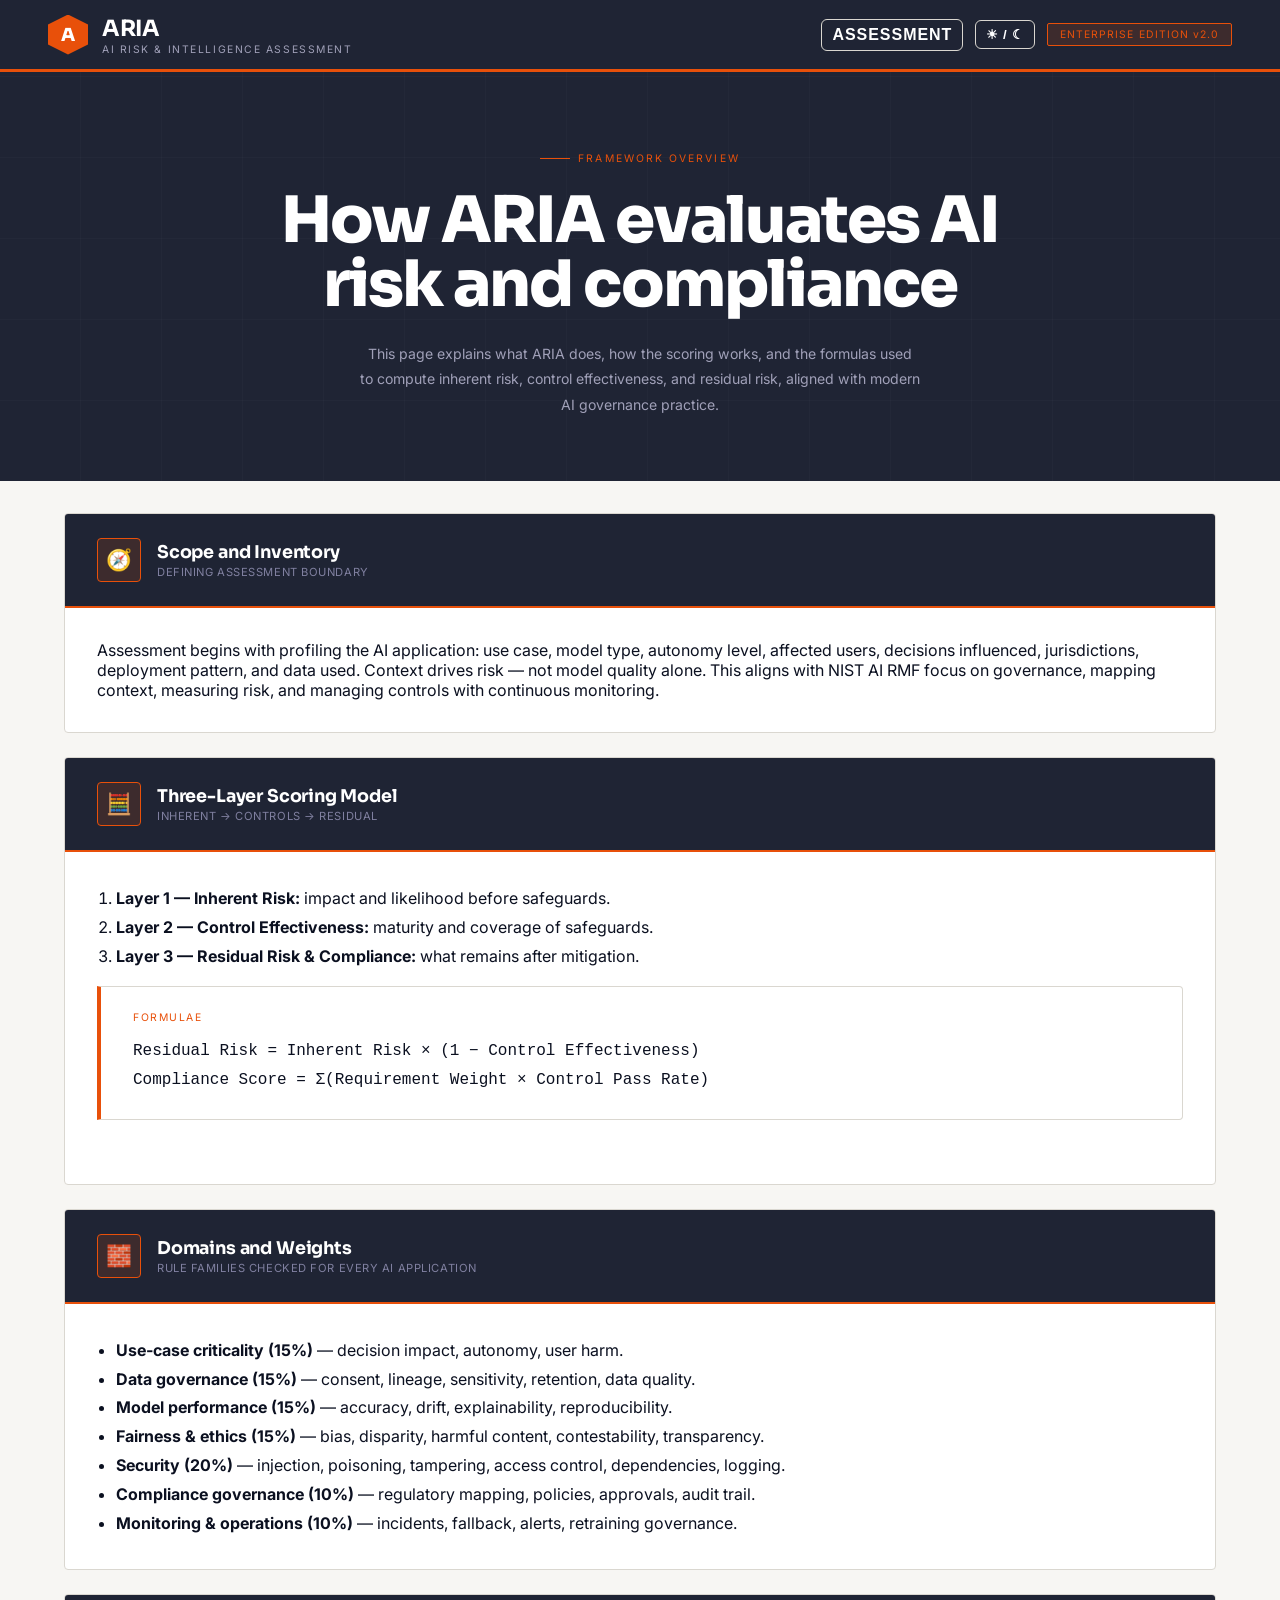
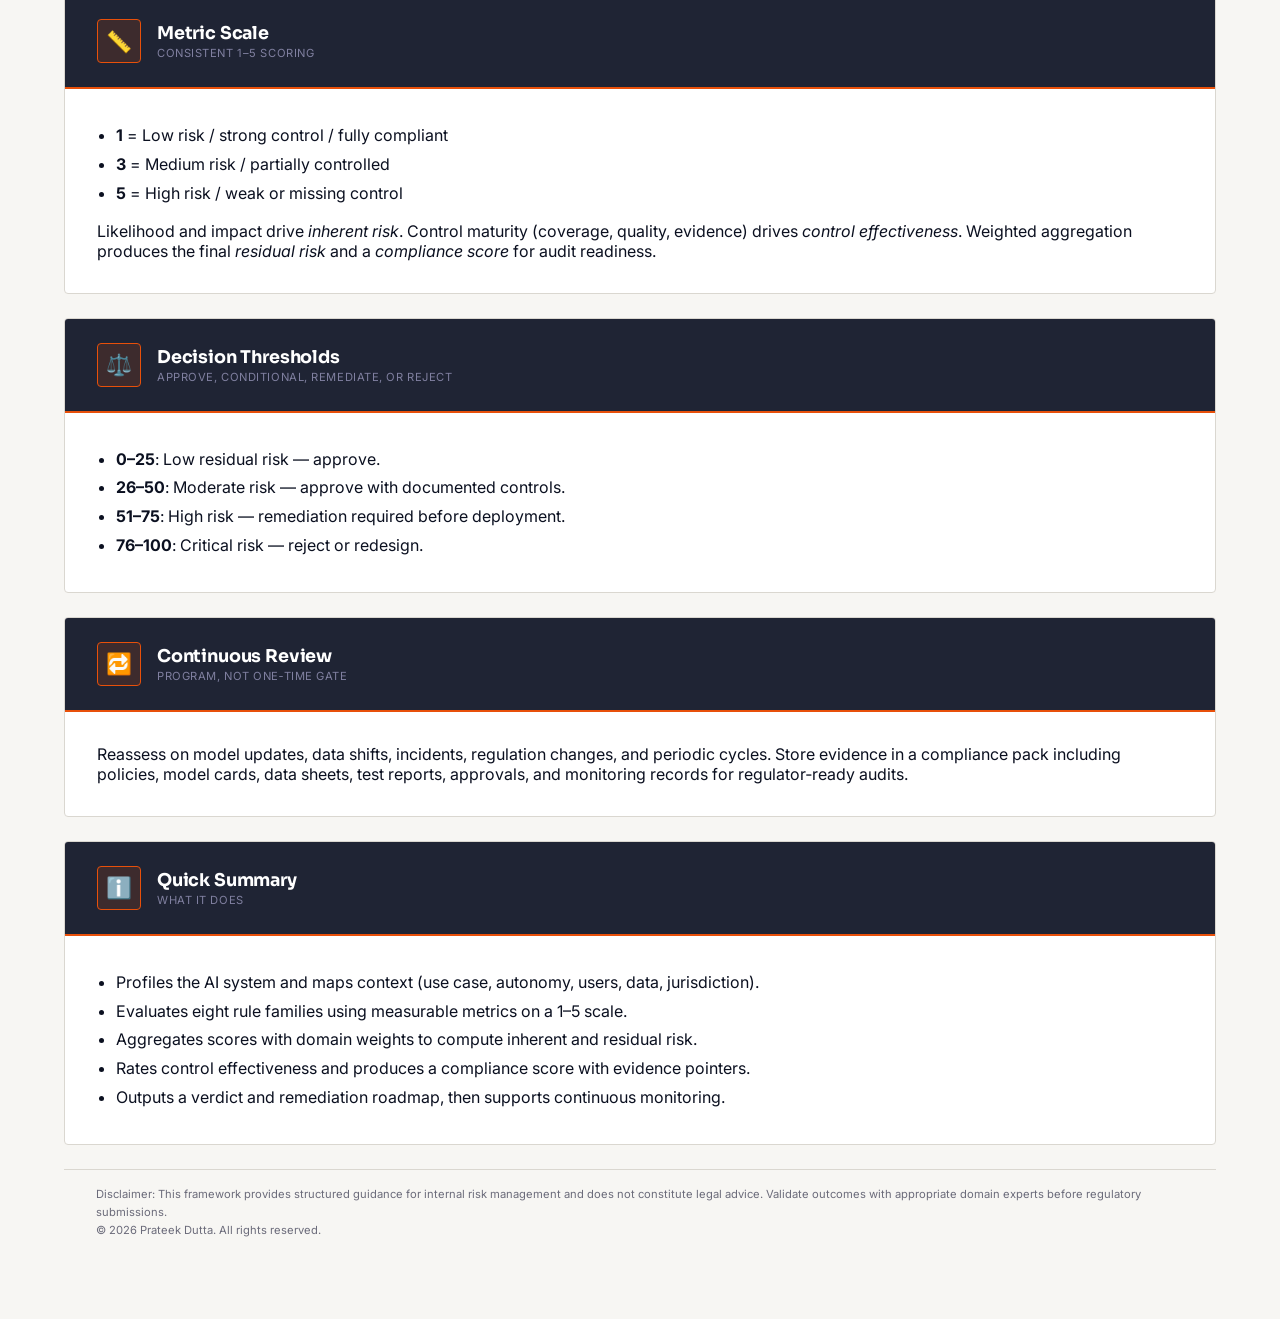
<file: framework-overview.html>
<!DOCTYPE html>
<html lang="en">
<head>
<meta charset="UTF-8">
<meta name="viewport" content="width=device-width, initial-scale=1.0">
<title>ARIA — Framework Overview</title>
<link href="https://fonts.googleapis.com/css2?family=Inter:wght@400;500;600;700&family=Sora:wght@400;600;700;800&display=swap" rel="stylesheet">
<link rel="icon" type="image/svg+xml" href="assets/favicon.svg">
<link rel="stylesheet" href="assets/style.css">
</head>
<body>

<header>
  <div class="logo">
    <div class="logo-mark">A</div>
    <div>
      <div class="logo-text">ARIA</div>
      <div class="logo-sub">AI RISK & INTELLIGENCE ASSESSMENT</div>
    </div>
  </div>
  <div class="header-right">
    <a href="ai-assessment-framework.html" class="header-link">ASSESSMENT</a>
    <button class="theme-toggle" id="theme-toggle" title="Toggle light/dark">☀︎ / ☾</button>
    <div class="header-badge">ENTERPRISE EDITION v2.0</div>
  </div>
</header>

<div class="hero">
  <div class="hero-eyebrow">FRAMEWORK OVERVIEW</div>
  <h1>How ARIA evaluates AI risk and compliance</h1>
  <p>This page explains what ARIA does, how the scoring works, and the formulas used to compute inherent risk, control effectiveness, and residual risk, aligned with modern AI governance practice.</p>
</div>

<div class="main">

  <div class="section-card visible">
    <div class="card-header">
      <div class="card-header-icon">🧭</div>
      <div class="card-header-text">
        <h2>Scope and Inventory</h2>
        <p>DEFINING ASSESSMENT BOUNDARY</p>
      </div>
    </div>
    <div class="card-body">
      <p>Assessment begins with profiling the AI application: use case, model type, autonomy level, affected users, decisions influenced, jurisdictions, deployment pattern, and data used. Context drives risk — not model quality alone. This aligns with NIST AI RMF focus on governance, mapping context, measuring risk, and managing controls with continuous monitoring.</p>
    </div>
  </div>

  <div class="section-card visible">
    <div class="card-header">
      <div class="card-header-icon">🧮</div>
      <div class="card-header-text">
        <h2>Three-Layer Scoring Model</h2>
        <p>INHERENT → CONTROLS → RESIDUAL</p>
      </div>
    </div>
    <div class="card-body">
      <ol style="padding-left:1.2rem;line-height:1.8;">
        <li><strong>Layer 1 — Inherent Risk:</strong> impact and likelihood before safeguards.</li>
        <li><strong>Layer 2 — Control Effectiveness:</strong> maturity and coverage of safeguards.</li>
        <li><strong>Layer 3 — Residual Risk & Compliance:</strong> what remains after mitigation.</li>
      </ol>
      <div class="narrative-block" style="margin-top:1rem;">
        <div class="narrative-label">FORMULAE</div>
        <div class="narrative-text" style="font-family:'DM Mono',monospace;">
          Residual Risk = Inherent Risk × (1 − Control Effectiveness)<br>
          Compliance Score = Σ(Requirement Weight × Control Pass Rate)
        </div>
      </div>
    </div>
  </div>

  <div class="section-card visible">
    <div class="card-header">
      <div class="card-header-icon">🧱</div>
      <div class="card-header-text">
        <h2>Domains and Weights</h2>
        <p>RULE FAMILIES CHECKED FOR EVERY AI APPLICATION</p>
      </div>
    </div>
    <div class="card-body">
      <ul style="padding-left:1.2rem;line-height:1.8;">
        <li><strong>Use‑case criticality (15%)</strong> — decision impact, autonomy, user harm.</li>
        <li><strong>Data governance (15%)</strong> — consent, lineage, sensitivity, retention, data quality.</li>
        <li><strong>Model performance (15%)</strong> — accuracy, drift, explainability, reproducibility.</li>
        <li><strong>Fairness & ethics (15%)</strong> — bias, disparity, harmful content, contestability, transparency.</li>
        <li><strong>Security (20%)</strong> — injection, poisoning, tampering, access control, dependencies, logging.</li>
        <li><strong>Compliance governance (10%)</strong> — regulatory mapping, policies, approvals, audit trail.</li>
        <li><strong>Monitoring & operations (10%)</strong> — incidents, fallback, alerts, retraining governance.</li>
      </ul>
    </div>
  </div>

  <div class="section-card visible">
    <div class="card-header">
      <div class="card-header-icon">📏</div>
      <div class="card-header-text">
        <h2>Metric Scale</h2>
        <p>CONSISTENT 1–5 SCORING</p>
      </div>
    </div>
    <div class="card-body">
      <ul style="padding-left:1.2rem;line-height:1.8;">
        <li><strong>1</strong> = Low risk / strong control / fully compliant</li>
        <li><strong>3</strong> = Medium risk / partially controlled</li>
        <li><strong>5</strong> = High risk / weak or missing control</li>
      </ul>
      <p style="margin-top:0.8rem;">Likelihood and impact drive <em>inherent risk</em>. Control maturity (coverage, quality, evidence) drives <em>control effectiveness</em>. Weighted aggregation produces the final <em>residual risk</em> and a <em>compliance score</em> for audit readiness.</p>
    </div>
  </div>

  <div class="section-card visible">
    <div class="card-header">
      <div class="card-header-icon">⚖️</div>
      <div class="card-header-text">
        <h2>Decision Thresholds</h2>
        <p>APPROVE, CONDITIONAL, REMEDIATE, OR REJECT</p>
      </div>
    </div>
    <div class="card-body">
      <ul style="padding-left:1.2rem;line-height:1.8;">
        <li><strong>0–25</strong>: Low residual risk — approve.</li>
        <li><strong>26–50</strong>: Moderate risk — approve with documented controls.</li>
        <li><strong>51–75</strong>: High risk — remediation required before deployment.</li>
        <li><strong>76–100</strong>: Critical risk — reject or redesign.</li>
      </ul>
    </div>
  </div>

  <div class="section-card visible">
    <div class="card-header">
      <div class="card-header-icon">🔁</div>
      <div class="card-header-text">
        <h2>Continuous Review</h2>
        <p>PROGRAM, NOT ONE‑TIME GATE</p>
      </div>
    </div>
    <div class="card-body">
      <p>Reassess on model updates, data shifts, incidents, regulation changes, and periodic cycles. Store evidence in a compliance pack including policies, model cards, data sheets, test reports, approvals, and monitoring records for regulator‑ready audits.</p>
    </div>
  </div>

  <div class="section-card visible">
    <div class="card-header">
      <div class="card-header-icon">ℹ️</div>
      <div class="card-header-text">
        <h2>Quick Summary</h2>
        <p>WHAT IT DOES</p>
      </div>
    </div>
    <div class="card-body">
      <ul style="padding-left:1.2rem;line-height:1.8;">
        <li>Profiles the AI system and maps context (use case, autonomy, users, data, jurisdiction).</li>
        <li>Evaluates eight rule families using measurable metrics on a 1–5 scale.</li>
        <li>Aggregates scores with domain weights to compute inherent and residual risk.</li>
        <li>Rates control effectiveness and produces a compliance score with evidence pointers.</li>
        <li>Outputs a verdict and remediation roadmap, then supports continuous monitoring.</li>
      </ul>
    </div>
  </div>

  <footer class="site-footer">
    <div style="max-width:1200px;margin:0 auto;padding:1rem 2rem;border-top:1px solid var(--border);color:#6b6b7a;font-size:0.7rem;line-height:1.6;">
      Disclaimer: This framework provides structured guidance for internal risk management and does not constitute legal advice. Validate outcomes with appropriate domain experts before regulatory submissions.
      <br>© 2026 Prateek Dutta. All rights reserved.
    </div>
  </footer>
</div>

<script src="assets/app.js"></script>
</body>
</html>
</file>
<file: assets/style.css>
:root {
  /* Light theme (eye-comfort, high contrast) */
  --ink: #0b1020;
  --paper: #f7f6f3;
  --steel: #1f2434;
  --accent: #e8500a;
  --accent2: #2563eb;
  --gold: #c9a84c;
  --muted: #5b6275;
  --border: #dad7d0;
  --surface: #efede8;
  --green: #15803d;
  --red: #dc2626;
  --amber: #d97706;
  --card: #ffffff;
  --shadow: 0 1px 2px rgba(0,0,0,0.05), 0 6px 18px rgba(16,24,40,0.06);
}

/* Dark theme */
[data-theme="dark"] {
  --ink: #e7e8ee;
  --paper: #0e1118;
  --steel: #111423;
  --accent: #ff6a2b;
  --accent2: #5ea1ff;
  --gold: #d8bf6a;
  --muted: #aab1c6;
  --border: #2a2e3f;
  --surface: #171b2a;
  --green: #16a34a;
  --red: #ef4444;
  --amber: #f59e0b;
  --card: #111827;
  --shadow: 0 1px 2px rgba(0,0,0,0.2), 0 10px 24px rgba(0,0,0,0.25);
}

/* Respect system preference on first load */
@media (prefers-color-scheme: dark) {
  :root:not([data-theme="light"]) {
    color-scheme: dark;
  }
}
@media (prefers-color-scheme: light) {
  :root:not([data-theme="dark"]) {
    color-scheme: light;
  }
}

* { margin:0; padding:0; box-sizing:border-box; }

body {
  font-family: 'Inter', sans-serif;
  background: var(--paper);
  color: var(--ink);
  min-height: 100vh;
  overflow-x: hidden;
}
html, body { max-width: 100%; }
img, svg, canvas, video { max-width: 100%; height: auto; }
iframe { max-width: 100%; }

/* Global text visibility helpers */
::selection { background: rgba(37,99,235,0.28); color: #fff; }
.elevated { box-shadow: var(--shadow); }
.force-contrast { color: var(--ink); }
.muted { color: var(--muted); }

/* Make all text readable on any bg inside app containers */
.hero, .card-header, .results-hero, .gauge-wrapper, .detail-card, .action-bar, header {
  color: var(--ink);
}
.hero, .card-header, .results-hero, header {
  color: #fff;
}

/* ── HEADER ── */
header {
  background: var(--steel);
  color: #fff;
  padding: 0 3rem;
  height: 72px;
  display: flex;
  align-items: center;
  justify-content: space-between;
  flex-wrap: nowrap;
  position: sticky;
  top: 0;
  z-index: 100;
  border-bottom: 3px solid var(--accent);
}
.header-right { display:flex; align-items:center; gap:12px; }
.header-link {
  color: #fff;
  text-decoration: none;
  font-family: 'Syne', sans-serif;
  font-weight: 700;
  letter-spacing: 0.06em;
  padding: 6px 10px;
  border: 1px solid var(--border);
  border-radius: 6px;
}
.header-link:hover { border-color: var(--accent); }
.theme-toggle {
  background: transparent;
  color: #fff;
  border: 1px solid var(--border);
  padding: 6px 10px;
  border-radius: 6px;
  font-family: 'Syne', sans-serif;
  font-weight: 600;
  letter-spacing: 0.04em;
  cursor: pointer;
}
.theme-toggle:hover { border-color: var(--accent); }
.logo {
  display: flex;
  align-items: center;
  gap: 14px;
}
.logo-mark {
  width: 40px; height: 40px;
  background: var(--accent);
  display: flex; align-items: center; justify-content: center;
  font-family: 'Sora', sans-serif;
  font-weight: 800;
  font-size: 18px;
  color: #fff;
  clip-path: polygon(50% 0%, 100% 25%, 100% 75%, 50% 100%, 0% 75%, 0% 25%);
}
.logo-text { font-family: 'Sora', sans-serif; font-weight: 700; font-size: 1.4rem; letter-spacing: -0.02em; }
.logo-sub { font-size: 0.65rem; letter-spacing: 0.15em; color: #a0a0b8; margin-top: 1px; }
.header-badge {
  background: rgba(232,80,10,0.15);
  border: 1px solid var(--accent);
  color: var(--accent);
  padding: 4px 12px;
  font-size: 0.65rem;
  letter-spacing: 0.1em;
  border-radius: 2px;
}

/* ── HERO ── */
.hero {
  background: var(--steel);
  color: #fff;
  padding: 5rem 3rem 4rem;
  position: relative;
  overflow: hidden;
  display: flex;
  flex-direction: column;
  align-items: center;
  text-align: center;
}
.hero::before {
  content: '';
  position: absolute;
  inset: 0;
  background: repeating-linear-gradient(
    90deg, transparent, transparent 80px,
    rgba(255,255,255,0.02) 80px, rgba(255,255,255,0.02) 81px
  ),
  repeating-linear-gradient(
    0deg, transparent, transparent 80px,
    rgba(255,255,255,0.02) 80px, rgba(255,255,255,0.02) 81px
  );
}
.hero-eyebrow {
  font-size: 0.65rem;
  letter-spacing: 0.2em;
  color: var(--accent);
  margin-bottom: 1.5rem;
  display: flex;
  align-items: center;
  gap: 8px;
}
.hero-eyebrow::before { content:''; display:block; width:30px; height:1px; background:var(--accent); }
.hero h1 {
  font-family: 'Sora', sans-serif;
  font-size: clamp(2.5rem, 5vw, 4.5rem);
  font-weight: 800;
  line-height: 1.0;
  letter-spacing: -0.03em;
  max-width: 800px;
  margin-bottom: 1.5rem;
  word-break: break-word;
  hyphens: auto;
}
.hero h1 em { font-style: italic; color: var(--accent); }
.hero p {
  color: #a0a0b8;
  max-width: 560px;
  font-size: 0.88rem;
  line-height: 1.8;
}
.hero-stats {
  display: flex;
  gap: 3rem;
  margin-top: 3rem;
  padding-top: 2rem;
  border-top: 1px solid rgba(255,255,255,0.1);
}
.stat-item .num {
  font-family: 'Sora', sans-serif;
  font-size: 1.8rem;
  font-weight: 700;
  color: var(--accent);
}
.stat-item .label { font-size: 0.65rem; letter-spacing: 0.1em; color: #6b6b8a; margin-top: 2px; }

/* ── MAIN LAYOUT ── */
.main { max-width: 1200px; margin: 0 auto; padding: 3rem 2rem 6rem; }
@media (max-width: 1280px) { .main { padding: 2rem 1.5rem 4rem; } }
@media (max-width: 640px)  { .main { padding: 1.25rem 1rem 3rem; } }

/* ── PROGRESS TRACK ── */
.progress-track {
  display: flex;
  gap: 0;
  margin-bottom: 3rem;
  background: var(--surface);
  border: 1px solid var(--border);
  border-radius: 4px;
  overflow: hidden;
  overflow-x: auto;
  -webkit-overflow-scrolling: touch;
}
.track-step {
  flex: 1 0 auto;
  padding: 1rem 1.2rem;
  font-size: 0.65rem;
  letter-spacing: 0.1em;
  color: var(--muted);
  border-right: 1px solid var(--border);
  cursor: pointer;
  transition: all 0.2s;
  position: relative;
}
.track-step:last-child { border-right: none; }
.track-step .step-num {
  font-family: 'Sora', sans-serif;
  font-size: 1.1rem;
  font-weight: 700;
  color: var(--border);
  display: block;
  margin-bottom: 2px;
}
.track-step.active { background: var(--steel); color: #fff; }
.track-step.active .step-num { color: var(--accent); }
.track-step.done { background: var(--ink); color: #a0a0b8; }
.track-step.done .step-num { color: var(--green); }

/* ── SECTION CARD ── */
.section-card {
  background: var(--card);
  border: 1px solid var(--border);
  border-radius: 4px;
  margin-bottom: 1.5rem;
  overflow: hidden;
  display: none;
  animation: slideIn 0.3s ease;
}
.section-card.visible { display: block; }
@keyframes slideIn {
  from { opacity:0; transform: translateY(12px); }
  to   { opacity:1; transform: translateY(0); }
}

.card-header {
  background: var(--steel);
  color: #fff;
  padding: 1.5rem 2rem;
  display: flex;
  align-items: center;
  gap: 1rem;
  border-bottom: 2px solid var(--accent);
}
.card-header-icon {
  width: 44px; height: 44px;
  background: rgba(232,80,10,0.15);
  border: 1px solid var(--accent);
  border-radius: 4px;
  display: flex; align-items: center; justify-content: center;
  font-size: 1.3rem;
  flex-shrink: 0;
}
.card-header-text h2 {
  font-family: 'Sora', sans-serif;
  font-size: 1.1rem;
  font-weight: 700;
  letter-spacing: -0.01em;
}
.card-header-text p { font-size: 0.7rem; color: #8080a0; margin-top: 2px; letter-spacing: 0.05em; }

.card-body { padding: 2rem; }

/* ── FORM ELEMENTS ── */
.form-grid { display: grid; grid-template-columns: 1fr 1fr; gap: 1.5rem; }
.form-grid.full { grid-template-columns: 1fr; }
.form-group { display: flex; flex-direction: column; gap: 6px; }
.form-group label {
  font-size: 0.7rem;
  letter-spacing: 0.08em;
  color: var(--muted);
  font-weight: 500;
}
.form-group label .req { color: var(--accent); margin-left: 2px; }

input[type=text], input[type=number], textarea, select {
  font-family: 'Inter', sans-serif;
  font-size: 0.82rem;
  background: var(--surface);
  border: 1px solid var(--border);
  border-radius: 3px;
  padding: 10px 14px;
  color: var(--ink);
  width: 100%;
  transition: border-color 0.2s, box-shadow 0.2s;
  outline: none;
}
input:focus, textarea:focus, select:focus {
  border-color: var(--accent2);
  box-shadow: 0 0 0 3px rgba(37,99,235,0.1);
}
textarea { resize: vertical; min-height: 90px; line-height: 1.6; }
select { cursor: pointer; }

/* MCQ Radio */
.mcq-group { display: flex; flex-direction: column; gap: 8px; }
.mcq-option {
  display: flex;
  align-items: center;
  gap: 12px;
  padding: 10px 14px;
  background: var(--surface);
  border: 1px solid var(--border);
  border-radius: 3px;
  cursor: pointer;
  transition: all 0.15s;
  font-size: 0.8rem;
  color: var(--ink);
}
.mcq-option:hover { border-color: var(--accent2); background: #eff6ff; }
.mcq-option input[type=radio] { display: none; }
.mcq-option.selected {
  border-color: var(--accent);
  background: rgba(232,80,10,0.05);
  color: var(--ink);
}
.mcq-dot {
  width: 16px; height: 16px;
  border: 2px solid var(--border);
  border-radius: 50%;
  flex-shrink: 0;
  transition: all 0.15s;
  display: flex; align-items: center; justify-content: center;
}
.mcq-option.selected .mcq-dot {
  border-color: var(--accent);
  background: var(--accent);
}
.mcq-option.selected .mcq-dot::after {
  content: '';
  width: 6px; height: 6px;
  background: #fff;
  border-radius: 50%;
}

/* Checkbox group */
.checkbox-group { display: flex; flex-direction: column; gap: 8px; }
.check-option {
  display: flex;
  align-items: center;
  gap: 12px;
  padding: 10px 14px;
  background: var(--surface);
  border: 1px solid var(--border);
  border-radius: 3px;
  cursor: pointer;
  transition: all 0.15s;
  font-size: 0.8rem;
}
.check-option input[type=checkbox] { display: none; }
.check-option.selected { border-color: var(--accent2); background: #eff6ff; }
.check-box {
  width: 16px; height: 16px;
  border: 2px solid var(--border);
  border-radius: 2px;
  flex-shrink: 0;
  display: flex; align-items: center; justify-content: center;
  transition: all 0.15s;
}
.check-option.selected .check-box {
  background: var(--accent2);
  border-color: var(--accent2);
}
.check-option.selected .check-box::after {
  content: '✓';
  color: #fff;
  font-size: 10px;
  font-weight: bold;
}

/* Slider */
.slider-wrap { display: flex; flex-direction: column; gap: 8px; }
.slider-row { display: flex; align-items: center; gap: 12px; }
input[type=range] {
  flex: 1;
  height: 4px;
  background: var(--border);
  border-radius: 2px;
  outline: none;
  cursor: pointer;
  border: none;
  box-shadow: none;
  padding: 0;
}
input[type=range]::-webkit-slider-thumb {
  -webkit-appearance: none;
  width: 18px; height: 18px;
  border-radius: 50%;
  background: var(--accent);
  cursor: pointer;
}
.slider-val {
  font-family: 'Syne', sans-serif;
  font-weight: 700;
  font-size: 1rem;
  color: var(--accent);
  width: 24px;
  text-align: center;
}
.slider-labels {
  display: flex;
  justify-content: space-between;
  font-size: 0.6rem;
  color: var(--muted);
  letter-spacing: 0.05em;
}

/* ── NAVIGATION BUTTONS ── */
.nav-row {
  display: flex;
  justify-content: space-between;
  align-items: center;
  margin-top: 2rem;
  padding-top: 1.5rem;
  border-top: 1px solid var(--border);
}
.btn {
  font-family: 'Sora', sans-serif;
  font-size: 0.8rem;
  font-weight: 600;
  letter-spacing: 0.08em;
  padding: 12px 28px;
  border: none;
  border-radius: 3px;
  cursor: pointer;
  transition: all 0.2s;
  display: flex;
  align-items: center;
  gap: 8px;
}
.btn-primary {
  background: var(--accent);
  color: #fff;
}
.btn-primary:hover { background: #c43e06; transform: translateY(-1px); }
.btn-secondary {
  background: var(--surface);
  color: var(--ink);
  border: 1px solid var(--border);
}
.btn-secondary:hover { background: var(--border); }
.btn-dark {
  background: var(--steel);
  color: #fff;
}
.btn-dark:hover { background: #0d0d1e; }
.btn:disabled { opacity: 0.5; cursor: not-allowed; transform: none !important; }

/* ── ANALYZING SCREEN ── */
#analyzing-screen {
  display: none;
  position: fixed;
  inset: 0;
  background: rgba(10,10,15,0.92);
  z-index: 200;
  align-items: center;
  justify-content: center;
  flex-direction: column;
  gap: 2rem;
}
#analyzing-screen.show { display: flex; }
.analyze-spinner {
  width: 80px; height: 80px;
  border: 3px solid rgba(232,80,10,0.2);
  border-top-color: var(--accent);
  border-radius: 50%;
  animation: spin 1s linear infinite;
}
@keyframes spin { to { transform: rotate(360deg); } }
.analyze-text {
  font-family: 'Sora', sans-serif;
  font-size: 1.3rem;
  font-weight: 700;
  color: #fff;
  letter-spacing: -0.02em;
}
.analyze-sub { font-size: 0.75rem; color: #6060a0; letter-spacing: 0.1em; }
.analyze-steps { display: flex; flex-direction: column; gap: 8px; max-width: 360px; width: 100%; }
.analyze-step {
  display: flex;
  align-items: center;
  gap: 10px;
  font-size: 0.72rem;
  color: #8080a0;
  padding: 8px 12px;
  border-radius: 3px;
  background: rgba(255,255,255,0.03);
  border: 1px solid rgba(255,255,255,0.05);
  transition: all 0.3s;
}
.analyze-step.active { color: #fff; border-color: rgba(232,80,10,0.4); background: rgba(232,80,10,0.08); }
.analyze-step.done { color: var(--green); }
.step-dot {
  width: 8px; height: 8px;
  border-radius: 50%;
  background: #444;
  flex-shrink: 0;
  transition: all 0.3s;
}
.analyze-step.active .step-dot { background: var(--accent); animation: pulse 0.8s infinite; }
.analyze-step.done .step-dot { background: var(--green); }
@keyframes pulse { 0%,100%{opacity:1}50%{opacity:0.4} }

/* ── RESULTS ── */
#results-section { display: none; }
#results-section.visible { display: block; animation: slideIn 0.5s ease; }

.results-hero {
  background: var(--steel);
  border: 1px solid var(--border);
  border-radius: 4px;
  padding: 2.5rem;
  display: grid;
  grid-template-columns: 1fr auto;
  gap: 3rem;
  align-items: center;
  margin-bottom: 2rem;
}
.result-title-row {
  font-family: 'Sora', sans-serif;
  font-size: 0.65rem;
  letter-spacing: 0.2em;
  color: var(--accent);
  margin-bottom: 0.8rem;
}
.result-app-name {
  font-family: 'Sora', sans-serif;
  font-size: 2rem;
  font-weight: 800;
  color: #fff;
  letter-spacing: -0.02em;
  margin-bottom: 0.4rem;
}
.result-meta { font-size: 0.72rem; color: #7070a0; }
.result-verdict {
  text-align: center;
  padding: 1.5rem 2rem;
  border-radius: 4px;
  border: 2px solid;
  min-width: 180px;
}
.result-verdict .verdict-label { font-size: 0.6rem; letter-spacing: 0.15em; margin-bottom: 8px; }
.result-verdict .verdict-text {
  font-family: 'Sora', sans-serif;
  font-size: 1.1rem;
  font-weight: 800;
  letter-spacing: 0.05em;
}
.verdict-approve { border-color: var(--green); background: rgba(22,163,74,0.1); }
.verdict-approve .verdict-text { color: var(--green); }
.verdict-conditions { border-color: var(--amber); background: rgba(217,119,6,0.1); }
.verdict-conditions .verdict-text { color: var(--amber); }
.verdict-remediate { border-color: var(--red); background: rgba(220,38,38,0.1); }
.verdict-remediate .verdict-text { color: var(--red); }
.verdict-reject { border-color: #7c3aed; background: rgba(124,58,237,0.1); }
.verdict-reject .verdict-text { color: #7c3aed; }

/* Score dashboard */
.score-dashboard {
  display: grid;
  grid-template-columns: repeat(7, 1fr);
  gap: 1px;
  background: var(--border);
  border: 1px solid var(--border);
  border-radius: 4px;
  overflow: hidden;
  margin-bottom: 2rem;
}
.domain-score {
  background: var(--card);
  padding: 1.2rem 0.8rem;
  text-align: center;
}
.domain-score .ds-label { font-size: 0.58rem; letter-spacing: 0.08em; color: var(--muted); margin-bottom: 6px; line-height: 1.4; min-height: 28px; display: flex; align-items: center; justify-content: center; }
.domain-score .ds-num {
  font-family: 'Sora', sans-serif;
  font-size: 1.6rem;
  font-weight: 800;
  line-height: 1;
  margin-bottom: 6px;
}
.domain-score .ds-bar {
  height: 3px;
  background: var(--border);
  border-radius: 2px;
  overflow: hidden;
}
.domain-score .ds-bar-fill {
  height: 100%;
  border-radius: 2px;
  transition: width 1s ease;
}

/* Gauge */
.gauge-wrapper {
  display: flex;
  align-items: center;
  justify-content: center;
  gap: 3rem;
  margin-bottom: 2rem;
  background: var(--card);
  border: 1px solid var(--border);
  border-radius: 4px;
  padding: 2.5rem;
}
.gauge-svg { width: 200px; height: 120px; }
.gauge-info h3 {
  font-family: 'Sora', sans-serif;
  font-size: 0.65rem;
  letter-spacing: 0.15em;
  color: var(--muted);
  margin-bottom: 0.5rem;
}
.gauge-score {
  font-family: 'Sora', sans-serif;
  font-size: 4rem;
  font-weight: 800;
  line-height: 1;
  margin-bottom: 0.3rem;
}
.gauge-sublabel { font-size: 0.7rem; color: var(--muted); }

/* Detail sections */
.detail-grid { display: grid; grid-template-columns: 1fr 1fr; gap: 1.5rem; margin-bottom: 2rem; }
.detail-card {
  background: var(--card);
  border: 1px solid var(--border);
  border-radius: 4px;
  overflow: hidden;
}
.detail-card-header {
  padding: 1rem 1.5rem;
  background: var(--surface);
  border-bottom: 1px solid var(--border);
  font-family: 'Sora', sans-serif;
  font-size: 0.75rem;
  font-weight: 700;
  letter-spacing: 0.08em;
  display: flex;
  align-items: center;
  gap: 8px;
}
.detail-card-body { padding: 1.5rem; }
.finding-item {
  display: flex;
  gap: 10px;
  padding: 8px 0;
  border-bottom: 1px solid var(--surface);
  font-size: 0.78rem;
  line-height: 1.6;
}
.finding-item:last-child { border-bottom: none; }
.finding-icon { flex-shrink: 0; margin-top: 2px; }
.finding-critical .finding-icon::before { content: '⬤'; color: var(--red); font-size: 8px; }
.finding-warning .finding-icon::before { content: '⬤'; color: var(--amber); font-size: 8px; }
.finding-ok .finding-icon::before { content: '⬤'; color: var(--green); font-size: 8px; }
.finding-info .finding-icon::before { content: '⬤'; color: var(--accent2); font-size: 8px; }

/* Narrative */
.narrative-block {
  background: var(--card);
  border: 1px solid var(--border);
  border-left: 4px solid var(--accent);
  border-radius: 0 4px 4px 0;
  padding: 1.5rem 2rem;
  margin-bottom: 2rem;
}
.narrative-label { font-size: 0.65rem; letter-spacing: 0.15em; color: var(--accent); margin-bottom: 0.8rem; }
.narrative-text { font-family: 'Instrument Serif', serif; font-size: 1rem; line-height: 1.8; color: var(--ink); }
/* Prefer consistent sans for readability */
.narrative-text { font-family: 'Inter', sans-serif; }

/* Recommendation table */
.rec-table { width: 100%; border-collapse: collapse; font-size: 0.78rem; }
.rec-table { table-layout: fixed; }
.rec-table th, .rec-table td { word-break: break-word; white-space: normal; }
.detail-card-body { overflow-x: auto; }
.rec-table th {
  background: var(--steel);
  color: #fff;
  padding: 10px 14px;
  text-align: left;
  font-size: 0.65rem;
  letter-spacing: 0.1em;
  font-weight: 500;
}
.rec-table td { padding: 10px 14px; border-bottom: 1px solid var(--surface); }
.rec-table tr:hover td { background: var(--surface); }
.priority-critical { background: rgba(220,38,38,0.1); color: var(--red); border-radius: 2px; padding: 2px 8px; font-size: 0.65rem; font-weight: 600; }
.priority-high { background: rgba(217,119,6,0.1); color: var(--amber); border-radius: 2px; padding: 2px 8px; font-size: 0.65rem; font-weight: 600; }
.priority-medium { background: rgba(37,99,235,0.1); color: var(--accent2); border-radius: 2px; padding: 2px 8px; font-size: 0.65rem; font-weight: 600; }
.priority-low { background: rgba(22,163,74,0.1); color: var(--green); border-radius: 2px; padding: 2px 8px; font-size: 0.65rem; font-weight: 600; }

/* Ensure long text never overflows cards */
.detail-card, .action-bar, .results-hero, .narrative-block {
  overflow-wrap: anywhere;
  word-break: break-word;
}

/* Download bar */
.action-bar {
  display: flex;
  gap: 1rem;
  margin-top: 2.5rem;
  padding: 1.5rem 2rem;
  background: var(--surface);
  border: 1px solid var(--border);
  border-radius: 4px;
  align-items: center;
}
.action-bar-text {
  flex: 1;
  font-family: 'Syne', sans-serif;
  font-weight: 600;
  font-size: 0.9rem;
}
.action-bar-sub { font-size: 0.65rem; color: var(--muted); margin-top: 2px; font-weight: 400; }

/* Risk meter strip */
.risk-strip {
  display: flex;
  height: 8px;
  border-radius: 4px;
  overflow: hidden;
  margin: 1rem 0;
  gap: 2px;
}
.risk-seg { flex: 1; transition: opacity 0.3s; }
.risk-seg.inactive { opacity: 0.2; }
.seg-green { background: var(--green); }
.seg-amber { background: var(--amber); }
.seg-red { background: var(--red); }
.seg-purple { background: #7c3aed; }

/* Tag */
.tag {
  display: inline-block;
  padding: 2px 8px;
  border-radius: 2px;
  font-size: 0.62rem;
  letter-spacing: 0.08em;
  background: var(--surface);
  border: 1px solid var(--border);
  color: var(--muted);
}

/* Tooltip */
.info-tip {
  display: inline-flex;
  align-items: center;
  justify-content: center;
  width: 14px; height: 14px;
  background: var(--border);
  border-radius: 50%;
  font-size: 8px;
  cursor: help;
  margin-left: 4px;
  color: var(--muted);
}

/* Section divider */
.section-divider {
  display: flex;
  align-items: center;
  gap: 1rem;
  margin: 2.5rem 0 2rem;
  font-size: 0.65rem;
  letter-spacing: 0.15em;
  color: var(--muted);
}
.section-divider::before, .section-divider::after {
  content: '';
  flex: 1;
  height: 1px;
  background: var(--border);
}

/* Full width detail card */
.detail-card.full { grid-column: 1 / -1; }

@media (max-width: 768px) {
  header { padding: 0 1rem 80px; flex-wrap: wrap; }
  .logo { flex: 1 1 auto; min-width: 0; }
  .header-right { flex: 1 1 100%; justify-content: flex-end; gap:8px; margin-top: 6px; }
  .header-link, .theme-toggle, .header-badge { padding: 4px 8px; }
  .hero { padding: 3rem 1rem 2rem; }
  .main { padding: 2rem 1rem 4rem; }
  .form-grid { grid-template-columns: 1fr; }
  .detail-grid { grid-template-columns: 1fr; }
  .score-dashboard { grid-template-columns: repeat(3, 1fr) repeat(4,1fr); }
  .gauge-wrapper { flex-direction: column; gap: 1.5rem; }
  .results-hero { grid-template-columns: 1fr; }
  .hero-stats { flex-wrap: wrap; gap: 1.5rem; }
}

@media (max-width: 480px) {
  .hero h1 { font-size: clamp(1.8rem, 9vw, 2.6rem); }
  .result-app-name { font-size: 1.6rem; }
  .btn { padding: 10px 18px; }
  .card-body { padding: 1.25rem; }
  .header-badge { display: none; }
  .header-link { font-size: 0.72rem; }
}
</file>
